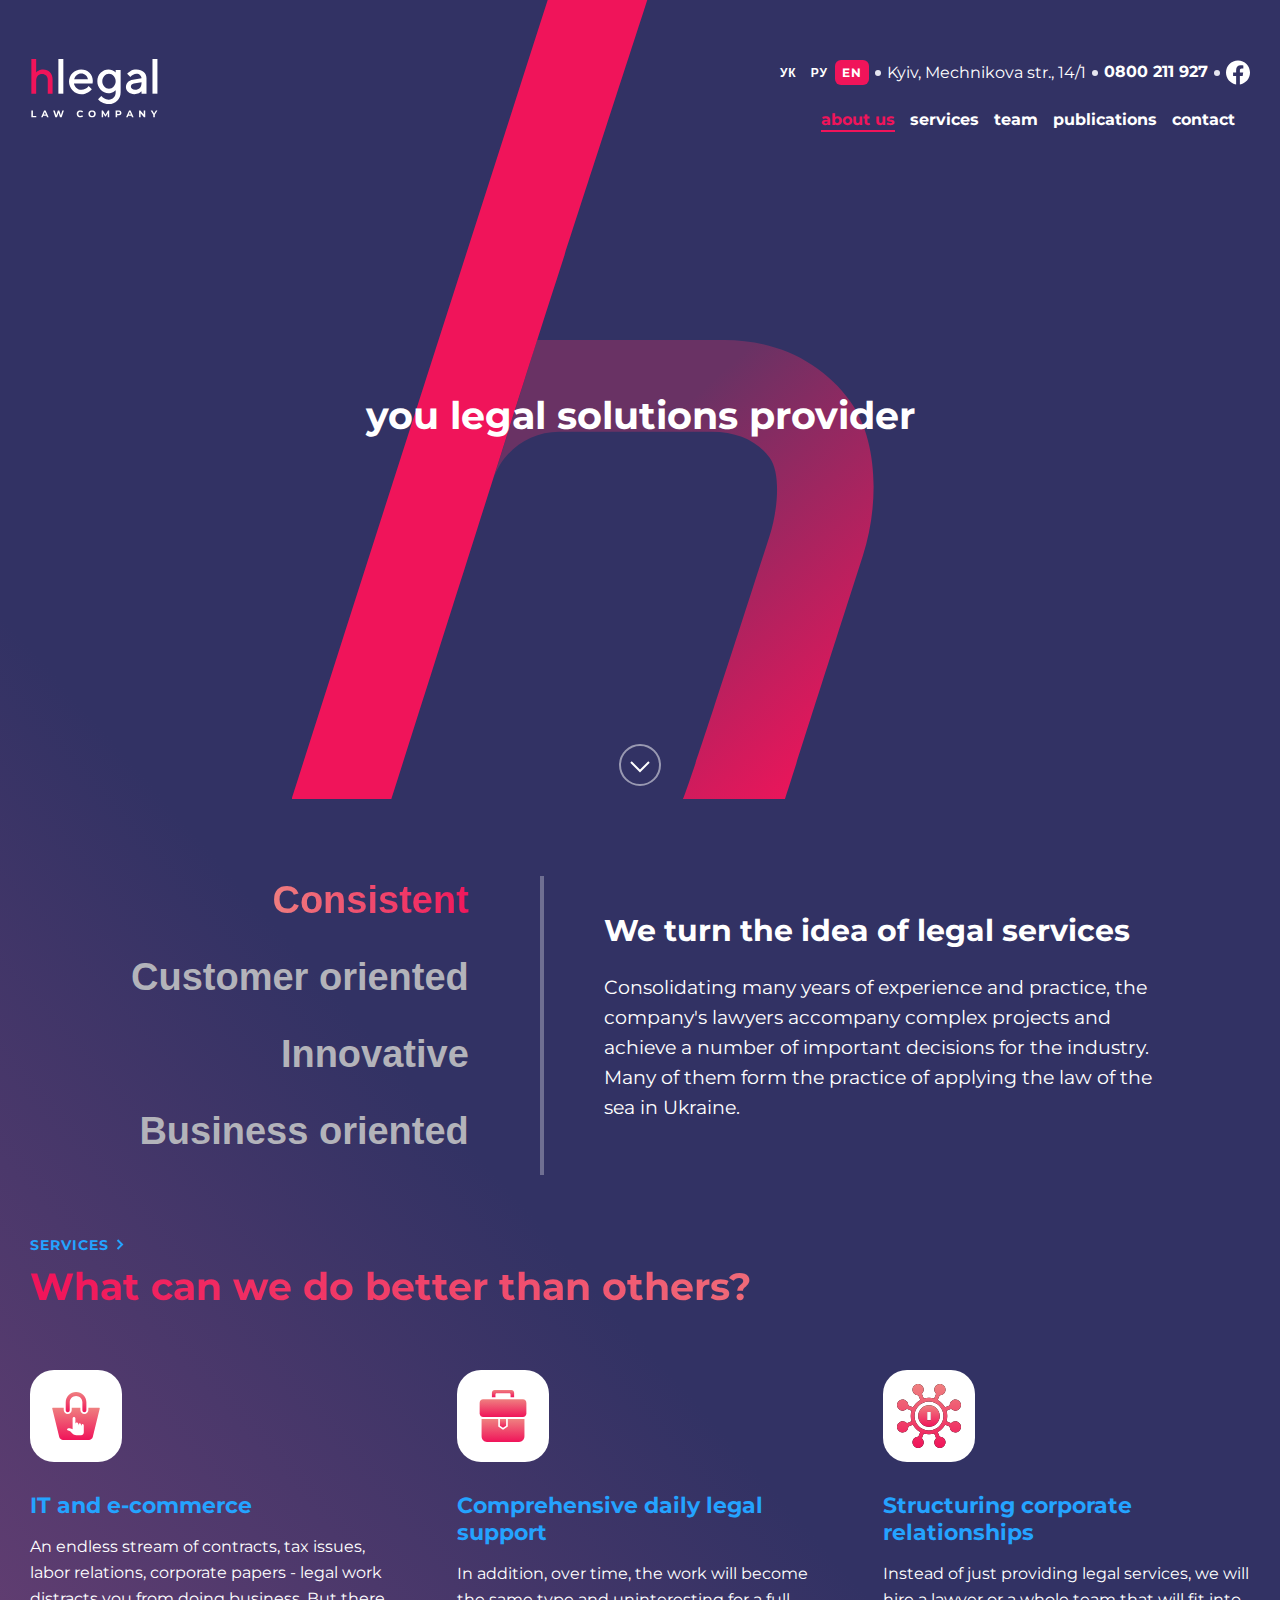
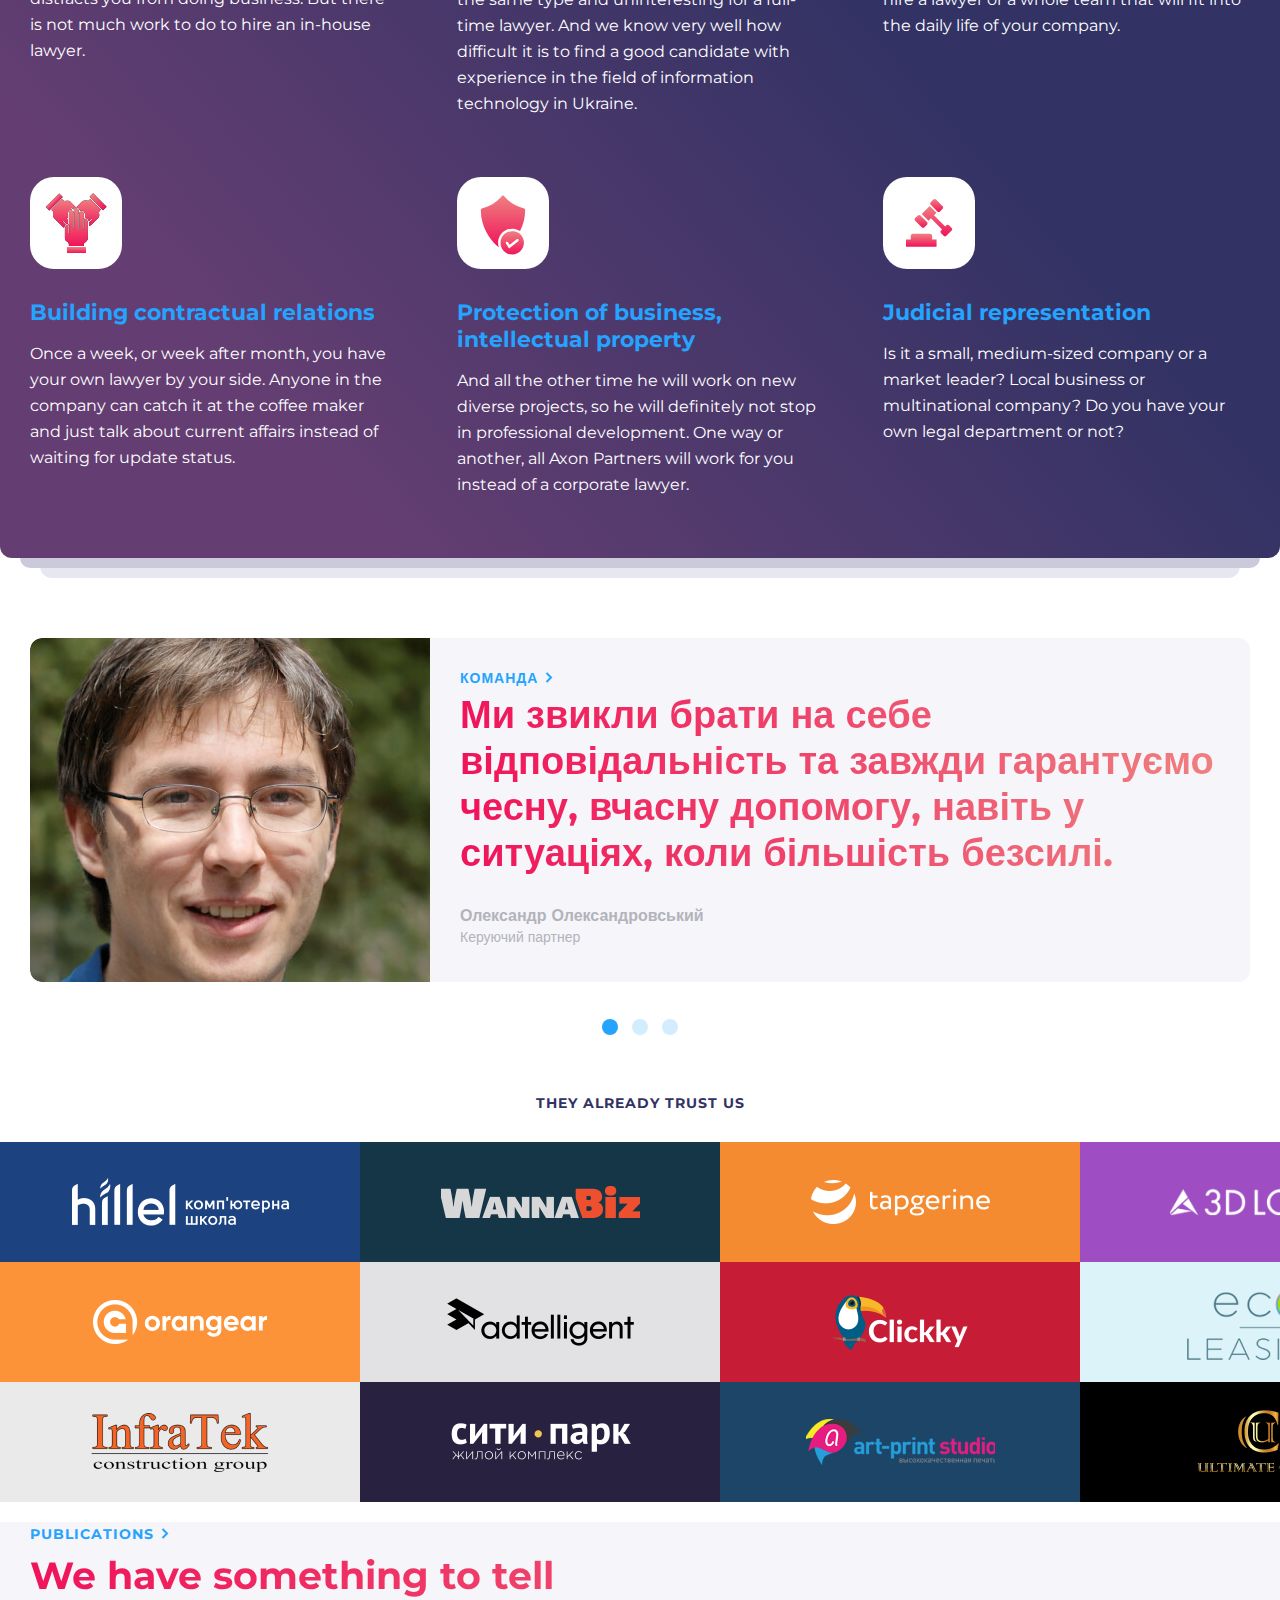
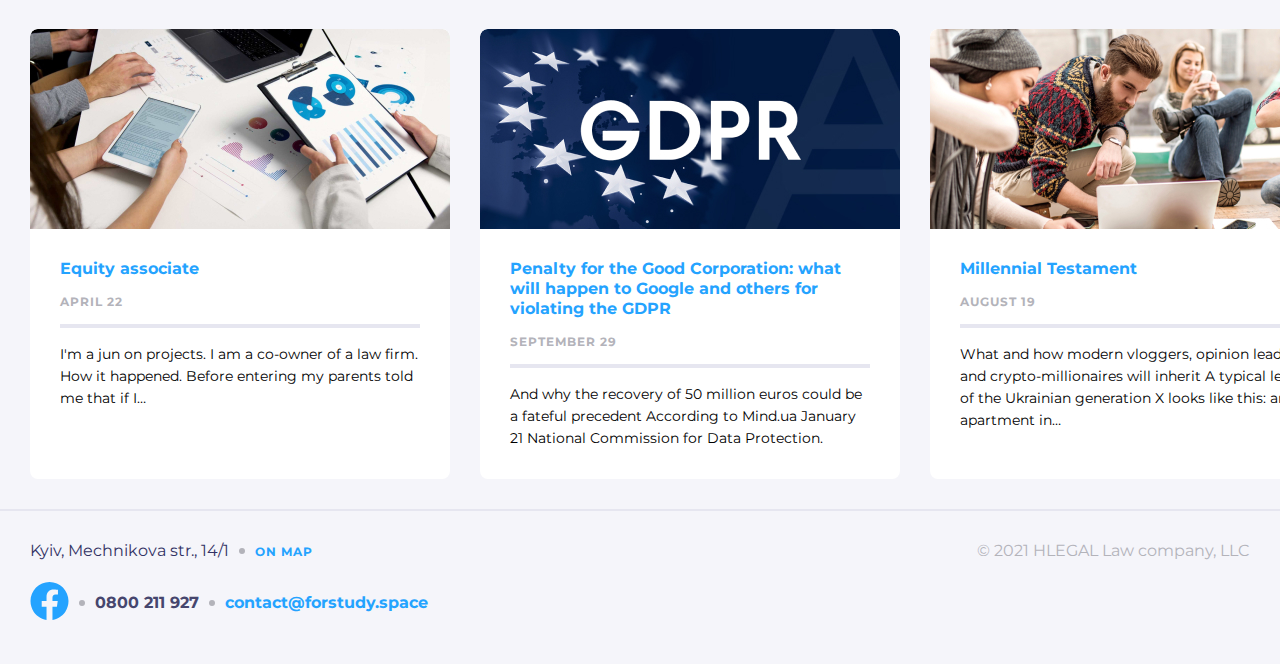
<file: app/index.html>
<!DOCTYPE html>
<html lang="en">

<head>
    <meta charset="UTF-8">
    <meta http-equiv="X-UA-Compatible" content="IE=edge">
    <meta name="viewport" content="width=device-width, initial-scale=1.0">
    <link rel="preload" href="fonts/montserrat-v25-latin-regular.woff2" as="font" type="font/woff" crossorigin="anonymous">
    <link rel="preload" href="fonts/montserrat-v25-latin-700.woff2" as="font" type="font/woff" crossorigin="anonymous">
    <link rel="stylesheet" href="css/style.css">
    <title>Document</title>
</head>

<body class="body">
    <div class="bg">
        <div class="container">

            <header class="header">
                <div class="header__overlay"></div>
                <div class="header__top-line">
                    <ul class="lang lang--white">
                        <li><a href="#">Ук</a></li>
                        <li><a href="#">Ру</a></li>
                        <li><a class="active" href="#">En</a></li>
                    </ul>
                    <div class="adress adress--white">Kyiv, Mechnikova str., 14/1</div>
                    <a class="tell tell--white" href="tel:">0800 211 927</a>
                    <a class="fb" href="#" aria-label="link to facebook">
                        <svg width="24" height="25" viewBox="0 0 24 25" fill="none" xmlns="http://www.w3.org/2000/svg">
                            <g clip-path="url(#clip0_32277_1540)">
                                <path
                                    d="M24 12.5733C24 5.90541 18.6274 0.5 12 0.5C5.37258 0.5 0 5.90541 0 12.5733C0 18.5995 4.38823 23.5943 10.125 24.5V16.0633H7.07813V12.5733H10.125V9.91343C10.125 6.88755 11.9165 5.21615 14.6576 5.21615C15.9705 5.21615 17.3438 5.45195 17.3438 5.45195V8.42313H15.8306C14.3399 8.42313 13.875 9.35379 13.875 10.3086V12.5733H17.2031L16.6711 16.0633H13.875V24.5C19.6118 23.5943 24 18.5995 24 12.5733Z"
                                    fill="white" />
                            </g>
                        </svg>
                    </a>
                </div>
                <div class="header__logo-box">
                    <a class="logo" href="#">
                        <img class="img-responsive" src="img/logomain.svg" alt="hlegal-logo">
                    </a>

                </div>
                <nav class="menu">
                    <div class="menu-btn" aria-label="open,close menu">
                        <span class="menu-btn-line menu-btn-line--white"></span>
                        <span class="menu-btn-line menu-btn-line--white"></span>
                        <span class="menu-btn-line menu-btn-line--white"></span>
                    </div>
                    <ul class="menu__list">
                        <li><a class="menu__link active" href="about.html">about us</a></li>
                        <li><a class="menu__link menu__link--white" href="#">services</a></li>
                        <li><a class="menu__link menu__link--white" href="#">team</a></li>
                        <li><a class="menu__link menu__link--white" href="#">publications</a></li>
                        <li><a class="menu__link menu__link--white" href="#">contact</a></li>
                    </ul>
                </nav>

            </header>

            <section class="provider">
                <h1 class="provider__title">you legal solutions provider</h1>
                <a class="provider__link" href="#" aria-label="scroll down">
                    <svg width="42" height="42" viewBox="0 0 42 42" fill="none" xmlns="http://www.w3.org/2000/svg">
                        <circle opacity="0.5" cx="21" cy="21" r="20" stroke="white" stroke-width="2" />
                        <path d="M12 18L21 27L30 18" stroke="white" stroke-width="2" />
                    </svg>
                </a>
            </section>

            <section class="tabs">
                <div class="tabs-box">
                    <div class="tabs-switcher">
                        <button class="tabs-switcher__button tabs-switcher__button--down active"
                            type="button">Consistent</button>
                        <button class="tabs-switcher__button tabs-switcher__button--down" type="button">Customer
                            oriented</button>
                        <button class="tabs-switcher__button tabs-switcher__button--down"
                            type="button">Innovative</button>
                        <button class="tabs-switcher__button" type="button">Business oriented</button>
                    </div>

                    <div class="tabs-content active">
                        <h3 class="tabs-content__title">We turn the idea of legal services</h3>
                        <p class="tabs-content__text">Consolidating many years of experience and practice, the company's
                            lawyers accompany complex projects and achieve a number of important decisions for the
                            industry. Many of them form the practice of applying the law of the sea in Ukraine.</p>
                    </div>
                    <div class="tabs-content">
                        <h3 class="tabs-content__title">We turn the idea of legal services</h3>
                        <p class="tabs-content__text">Consolidating many years of experience and practice, the company's
                            lawyers accompany complex projects and achieve a number of important decisions for the
                            industry. Many of them form the practice of applying the law of the sea in Ukraine.</p>
                    </div>
                    <div class="tabs-content">
                        <h3 class="tabs-content__title">We turn the idea of legal services</h3>
                        <p class="tabs-content__text">Consolidating many years of experience and practice, the company's
                            lawyers accompany complex projects and achieve a number of important decisions for the
                            industry. Many of them form the practice of applying the law of the sea in Ukraine.</p>
                    </div>
                    <div class="tabs-content">
                        <h3 class="tabs-content__title">We turn the idea of legal services</h3>
                        <p class="tabs-content__text">Consolidating many years of experience and practice, the company's
                            lawyers accompany complex projects and achieve a number of important decisions for the
                            industry. Many of them form the practice of applying the law of the sea in Ukraine.</p>
                    </div>
                </div>
            </section>

            <section class="advantage">
                <a class="advantage__link" href="#">Services
                    <svg width="12" height="12" viewBox="0 0 12 12" fill="none" xmlns="http://www.w3.org/2000/svg">
                        <path d="M3.5 2L8 6.5L3.5 11" stroke="#24A3FF" stroke-width="2" />
                    </svg>
                </a>
                <h2 class="advantage__title">What can we do better than others?</h2>

                <div class="advantage-box">
                    <div class="advantage-box__item">
                        <div class="advantage-box__pic"></div>
                        <a class="advantage-box__link" href="#">IT and e-commerce</a>
                        <p class="advantage-box__text">An endless stream of contracts, tax issues, labor relations,
                            corporate papers - legal work distracts you from doing business. But there is not much work
                            to do to hire an in-house lawyer.</p>
                    </div>
                    <div class="advantage-box__item">
                        <div class="advantage-box__pic advantage-box__pic--support"></div>
                        <a class="advantage-box__link" href="#">Comprehensive daily legal support</a>
                        <p class="advantage-box__text">In addition, over time, the work will become the same type and
                            uninteresting for a full-time lawyer. And we know very well how difficult it is to find a
                            good candidate with experience in the field of information technology in Ukraine.</p>
                    </div>
                    <div class="advantage-box__item">
                        <div class="advantage-box__pic advantage-box__pic--corporate"></div>
                        <a class="advantage-box__link" href="#">Structuring corporate relationships</a>
                        <p class="advantage-box__text">Instead of just providing legal services, we will hire a lawyer
                            or a whole team that will fit into the daily life of your company.</p>
                    </div>
                    <div class="advantage-box__item">
                        <div class="advantage-box__pic advantage-box__pic--trust"></div>
                        <a class="advantage-box__link" href="#">Building contractual relations</a>
                        <p class="advantage-box__text">Once a week, or week after month, you have your own lawyer by
                            your side. Anyone in the company can catch it at the coffee maker and just talk about
                            current affairs instead of waiting for update status.</p>
                    </div>
                    <div class="advantage-box__item">
                        <div class="advantage-box__pic advantage-box__pic--protection"></div>
                        <a class="advantage-box__link" href="#">Protection of business, intellectual property</a>
                        <p class="advantage-box__text">And all the other time he will work on new diverse projects, so
                            he will definitely not stop in professional development. One way or another, all Axon
                            Partners will work for you instead of a corporate lawyer.</p>
                    </div>
                    <div class="advantage-box__item">
                        <div class="advantage-box__pic advantage-box__pic--court"></div>
                        <a class="advantage-box__link" href="#">Judicial representation</a>
                        <p class="advantage-box__text">Is it a small, medium-sized company or a market leader? Local
                            business or multinational company? Do you have your own legal department or not?</p>
                    </div>

                </div>

            </section>
        </div>
    </div>

    <main>

        <section class="slider-box">
            <div class="container">
                <h2 class="visually-hidden">команда</h2>
                <article class="slider active">
                    <div class="slider__pic"></div>
                    <div class="slider-content">
                        <a class="slider-content__link" href="">команда
                            <svg width="12" height="12" viewBox="0 0 12 12" fill="none"
                                xmlns="http://www.w3.org/2000/svg">
                                <path d="M3.5 2L8 6.5L3.5 11" stroke="#24A3FF" stroke-width="2" />
                            </svg>
                        </a>
                        <p class="slider-content__text">Ми звикли брати на себе відповідальність та завжди гарантуємо
                            чесну, вчасну допомогу, навіть у ситуаціях, коли більшість безсилі.</p>
                        <p class="slider-content__name">Олександр Олександровський</p>
                        <p class="slider-content__position">Керуючий партнер</p>
                    </div>
                </article>
                <article class="slider-2">
                    <div class="slider-2__pic"></div>
                    <div class="slider-2-content">
                        <a class="slider-2-content__link" href="#">команда</a>
                        <p class="slider-2-content__text">Ми звикли брати на себе відповідальність та завжди гарантуємо
                            чесну, вчасну допомогу, навіть у ситуаціях, коли більшість безсилі.</p>
                        <p class="slider-2-content__name">Олександр Олександровський</p>
                        <p class="slider-2-content__position">Керуючий партнер</p>
                    </div>
                </article>
                <article class="slider-3">
                    <div class="slider-3__pic"></div>
                    <div class="slider-3-content">
                        <a class="slider-3-content__link" href="#">команда</a>
                        <p class="slider-3-content__text">Ми звикли брати на себе відповідальність та завжди гарантуємо
                            чесну, вчасну допомогу, навіть у ситуаціях, коли більшість безсилі.</p>
                        <p class="slider-3-content__name">Олександр Олександровський</p>
                        <p class="slider-3-content__position">Керуючий партнер</p>
                    </div>
                </article>
                <ul class="dots">
                    <li class="active"><button type="button">1</button></li>
                    <li><button type="button">2</button></li>
                    <li><button type="button">3</button></li>

                </ul>
            </div>
        </section>

        <section class="partners">
            <div class="container container--lg">
                <h2 class="partners__title">They already trust us</h2>
                <div class="partners__box">
                    <div class="partners__item partners__item--hillel"></div>
                    <div class="partners__item partners__item--wannabiz"></div>
                    <div class="partners__item partners__item--tapgerine"></div>
                    <div class="partners__item partners__item--sdlook"></div>
                    <div class="partners__item partners__item--orangear"></div>
                    <div class="partners__item partners__item--adtellige"></div>
                    <div class="partners__item partners__item--clickky"></div>
                    <div class="partners__item partners__item--ecoleasing"></div>
                    <div class="partners__item partners__item--infratek"></div>
                    <div class="partners__item partners__item--sitypark"></div>
                    <div class="partners__item partners__item--artprints"></div>
                    <div class="partners__item partners__item--ultimate"></div>
                </div>
            </div>
        </section>

        <div class="bg-publications">
            <section class="publications">
                <div class="container">
                    <a class="publications-link" href="#">Publications
                        <svg width="12" height="12" viewBox="0 0 12 12" fill="none" xmlns="http://www.w3.org/2000/svg">
                            <path d="M3.5 2L8 6.5L3.5 11" stroke="#24A3FF" stroke-width="2" />
                        </svg>
                    </a>
                    <h2 class="publications-title">We have something to tell</h2>

                    <div class="publications-box">

                        <article class="publications-box__item">
                            
                                <div class="publications-box__pic1"></div>
                                <div class="publications-box-content">
                                <a class="publications-box-content__link" href="#">Equity associate</a>
                                <p class="publications-box-content__period">April 22</p>
                                <p class="publications-box-content__text">I'm a jun on projects. I am a co-owner of a
                                    law firm. How it happened. Before entering my parents told me that if I…</p>
                            </div>
                        </article>

                        <article class="publications-box__item">
        
                            <div class="publications-box__pic2"></div>
                            <div class="publications-box-content">
                                <a class="publications-box-content__link" href="#">Penalty for the Good Corporation:
                                    what
                                    will happen to Google and others for violating the GDPR</a>
                                <p class="publications-box-content__period">September 29</p>
                                <p class="publications-box-content__text">And why the recovery of 50 million euros could
                                    be a fateful precedent According to Mind.ua January 21 National Commission for Data
                                    Protection.</p>
                            </div>
                        </article>

                        <article class="publications-box__item publications-box__item--03">
                            
                            <div class="publications-box__pic3"></div>
                            <div class="publications-box-content">
                                <a class="publications-box-content__link" href="#">Millennial Testament</a>
                                <p class="publications-box-content__period">August 19</p>
                                <p class="publications-box-content__text">What and how modern vloggers, opinion leaders
                                    and crypto-millionaires will inherit A typical legacy of the Ukrainian generation X
                                    looks like this: an apartment in…</p>
                            </div>
                        </article>
                    </div>
                </div>
            </section>
        </div>
    </main>

    <div class="bg-footer">
        <footer class="footer container">

            <div class="footer-box">
                <div class="footer-info">
                    <p class="footer-info__adress">Kyiv, Mechnikova str., 14/1</p>
                    <a class="footer-info__map" href="#">On map</a>
                </div>
                <p class="footer-info-company">© 2021 HLEGAL Law company, LLC</p>

                <div class="footer-info-contact">
                    <a class="footer-info-contact__fb" href="#" aria-label="link to facebook">
                        <svg width="39" height="38" viewBox="0 0 39 38" fill="none" xmlns="http://www.w3.org/2000/svg">
                            <g clip-path="url(#clip0_32358_322)">
                                <path
                                    d="M38.5 19.1161C38.5 8.55857 29.9934 0 19.5 0C9.00658 0 0.5 8.55857 0.5 19.1161C0.5 28.6575 7.44803 36.5659 16.5312 38V24.6419H11.707V19.1161H16.5312V14.9046C16.5312 10.1136 19.3678 7.46723 23.7078 7.46723C25.7866 7.46723 27.9609 7.84059 27.9609 7.84059V12.545H25.5651C23.2048 12.545 22.4688 14.0185 22.4688 15.5302V19.1161H27.7383L26.8959 24.6419H22.4688V38C31.552 36.5659 38.5 28.6575 38.5 19.1161Z"
                                    fill="#24A3FF" />
                            </g>
                        </svg>
                    </a>
                    <a class="footer-info-contact__tell" href="tel:">0800 211 927</a>
                    <a class="footer-info-contact__email"
                        href="mailto:contact@forstudy.space">contact@forstudy.space</a>
                </div>
            </div>
        </footer>
    </div>

    <script src="js/all.js"></script>
</body>

</html>
</file>
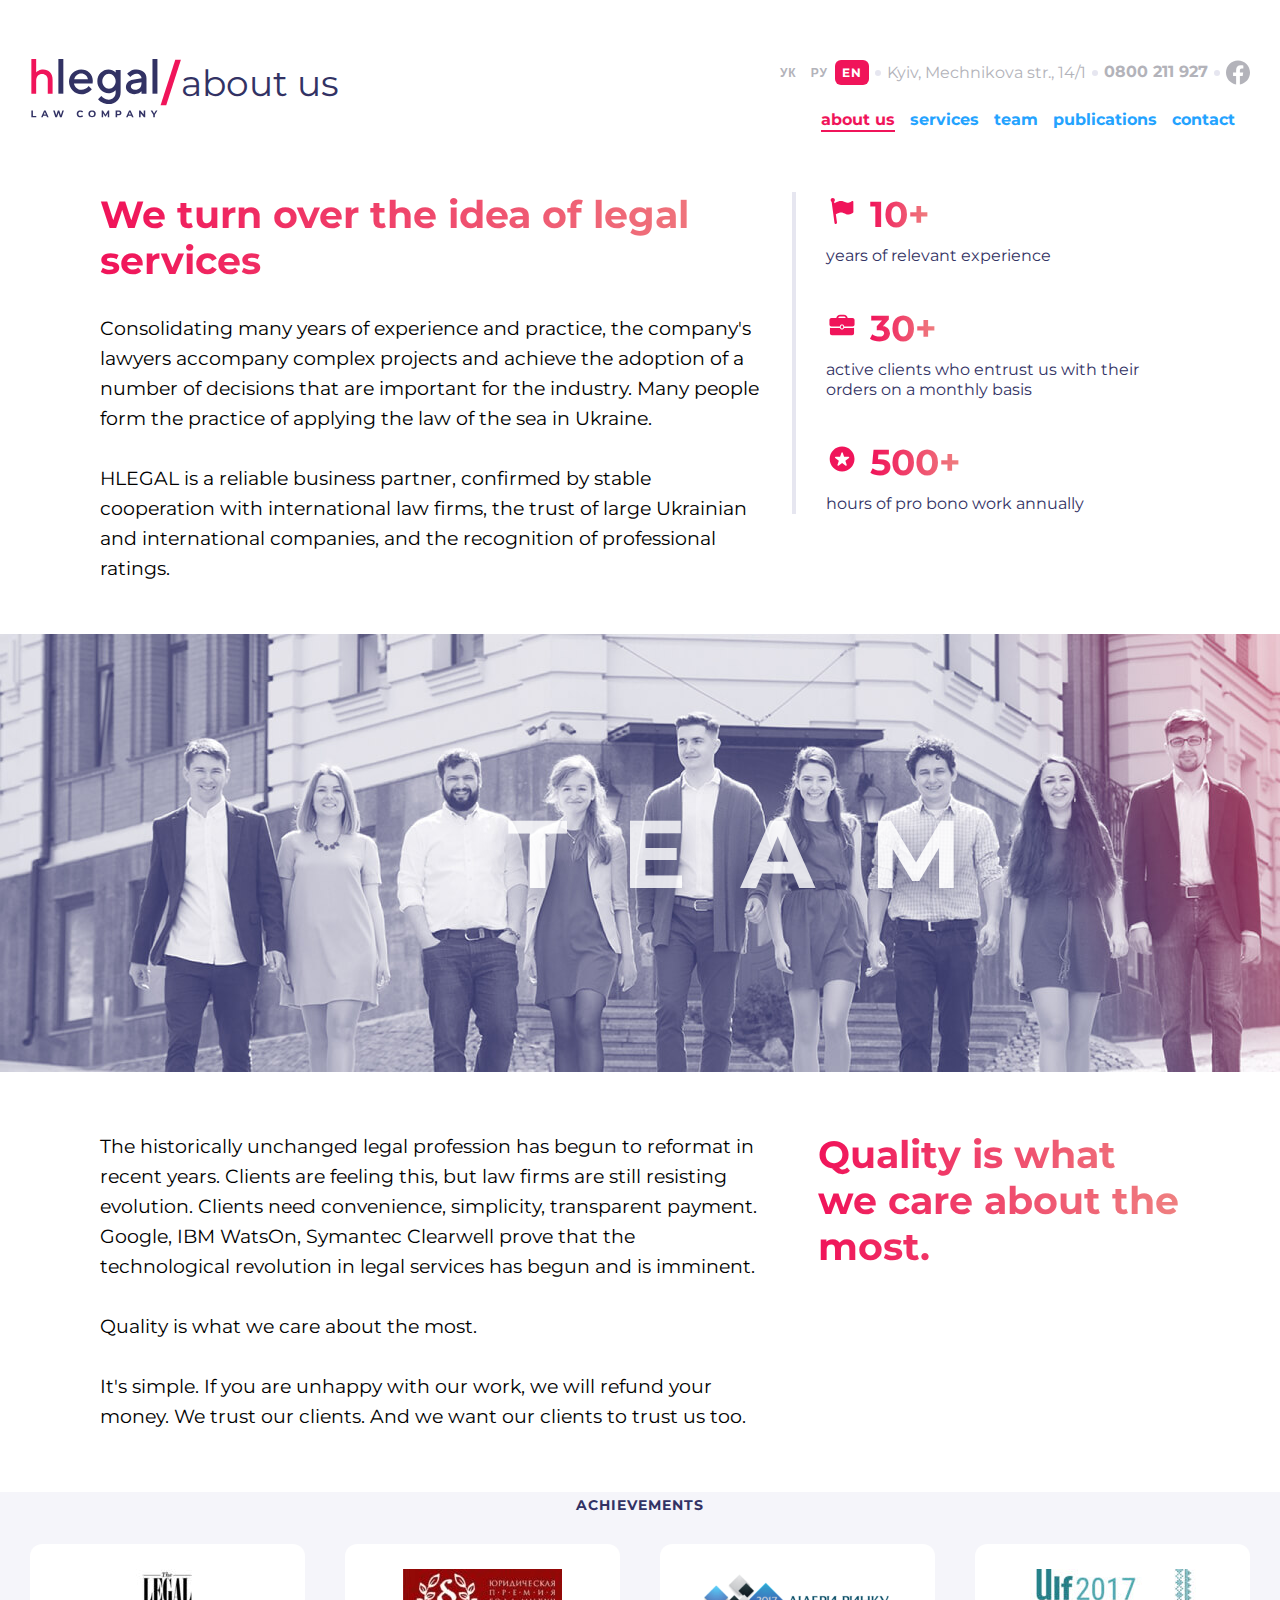
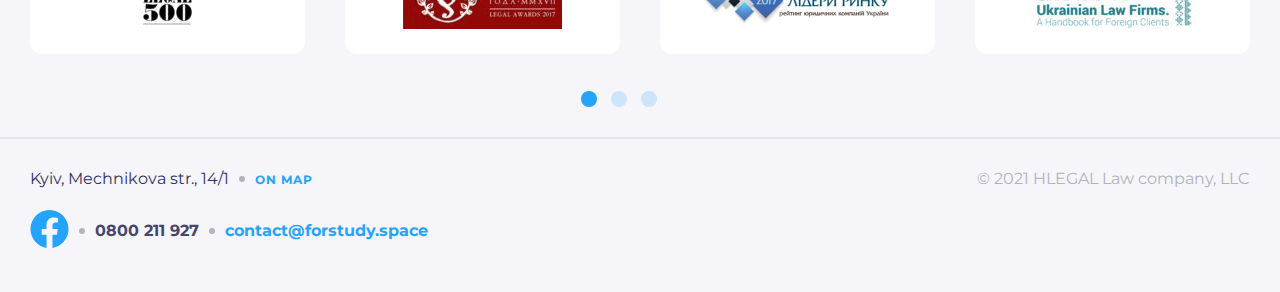
<file: app/about.html>
<!DOCTYPE html>
<html lang="en">

<head>
    <meta charset="UTF-8">
    <meta http-equiv="X-UA-Compatible" content="IE=edge">
    <meta name="viewport" content="width=device-width, initial-scale=1.0">
    <link rel="preload" href="fonts/montserrat-v25-latin-regular.woff2" as="font" type="font/woff" crossorigin="anonymous">
    <link rel="preload" href="fonts/montserrat-v25-latin-700.woff2" as="font" type="font/woff" crossorigin="anonymous">
    <link rel="stylesheet" href="css/style.css">
    <title>Document</title>
</head>

<body class="body">
    <div class="container">
        <header class="header">
            <div class="header__overlay"></div>
            <div class="header__top-line header__top-line--grey">
                <ul class="lang">
                    <li><a href="#">Ук</a></li>
                    <li><a href="#">Ру</a></li>
                    <li><a class="active" href="#">En</a></li>
                </ul>
                <div class="adress">Kyiv, Mechnikova str., 14/1</div>
                <a class="tell" href="tel:">0800 211 927</a>
                <a class="fb" href="#" aria-label="link to facebook">
                    <svg width="24" height="25" viewBox="0 0 24 25" fill="none" xmlns="http://www.w3.org/2000/svg">
                        <g clip-path="url(#clip0_22721_7601)">
                            <path
                                d="M24 12.5733C24 5.90541 18.6274 0.5 12 0.5C5.37258 0.5 0 5.90541 0 12.5733C0 18.5995 4.38823 23.5943 10.125 24.5V16.0633H7.07813V12.5733H10.125V9.91343C10.125 6.88755 11.9165 5.21615 14.6576 5.21615C15.9705 5.21615 17.3438 5.45195 17.3438 5.45195V8.42313H15.8306C14.3399 8.42313 13.875 9.35379 13.875 10.3086V12.5733H17.2031L16.6711 16.0633H13.875V24.5C19.6118 23.5943 24 18.5995 24 12.5733Z"
                                fill="#B3B3BA" />
                        </g>
                    </svg>
                </a>
            </div>
            <div class="header__logo-box">
                <a class="logo" href="#">
                    <img class="img-responsive" src="img/logo.svg" alt="hlegal-logo">
                </a>
                <div class="breadcrumbs">about us</div>
            </div>
            <nav class="menu">
                <div class="menu-btn" aria-label="open,close menu">
                    <span class="menu-btn-line"></span>
                    <span class="menu-btn-line"></span>
                    <span class="menu-btn-line"></span>
                </div>
                <ul class="menu__list">
                    <li><a class="menu__link active" href="#">about us</a></li>
                    <li><a class="menu__link" href="#">services</a></li>
                    <li><a class="menu__link" href="#">team</a></li>
                    <li><a class="menu__link" href="#">publications</a></li>
                    <li><a class="menu__link" href="#">contact</a></li>
                </ul>
            </nav>
        </header>
    </div>
    <main>
        <section class="lawyers">
            <div class="container">
                <article class="lawyers-box">
                    <div class="lawyers-item">
                        <h1 class="lawyers-item__title">We turn over the idea of legal services</h1>
                        <p class="lawyers-item__text">Consolidating many years of experience and practice, the company's
                            lawyers accompany complex projects and achieve the adoption of a number of decisions that
                            are important for the industry. Many people form the practice of applying the law of the sea
                            in Ukraine.
                            <br><br>HLEGAL is a reliable business partner, confirmed by stable cooperation with
                            international law firms, the trust of large Ukrainian and international companies, and the
                            recognition of professional ratings.
                        </p>
                    </div>

                    <div class="lawyers-unit">
                        <div class="lawyers-point">
                            <span class="lawyers-point__flag"></span>
                            <span class="lawyers-point__sign">10+</span>
                            <p class="lawyers-point__text">years of relevant experience</p>
                            <span class="lawyers-point__bag"></span>
                            <span class="lawyers-point__sign">30+</span>
                            <p class="lawyers-point__text">active clients who entrust us with their orders on a monthly
                                basis</p>
                            <span class="lawyers-point__star"></span>
                            <span class="lawyers-point__sign">500+</span>
                            <p class="lawyers-point__text last">hours of pro bono work annually</p>
                        </div>
                    </div>
                </article>
            </div>
        </section>

        <div class="container container--lg">
            <div class="team-img">
                <p class="team-text">Team</p>
            </div>
        </div>

        <section class="quality">
            <div class="container">
                <div class="quality-content">
                    <p class="quality-content__text">The historically unchanged legal profession has begun to reformat
                        in recent years. Clients are feeling this, but law firms are still resisting evolution. Clients
                        need convenience, simplicity, transparent payment. Google, IBM WatsOn, Symantec Clearwell prove
                        that the technological revolution in legal services has begun and is imminent.
                        <br><br>Quality is what we care about the most.
                        <br><br>It's simple. If you are unhappy with our work, we will refund your money. We trust our
                        clients. And we want our clients to trust us too.
                    </p>

                    <h2 class="quality-content__title">Quality is what we care about the most.</h2>
                </div>
            </div>
        </section>

        <div class="bg-achievements">
            <section class="achievements container">
                <h2 class="achievements-title">achievements</h2>
                <div class="achievements-slider">
                    <div class="achievements-slider__legal"></div>
                    <div class="achievements-slider__premium"></div>
                    <div class="achievements-slider__leader"></div>
                    <div class="achievements-slider__ulf"></div>
                </div>

                <ul class="dots">
                    <li class="active"><button type="button">1</button></li>
                    <li><button type="button">2</button></li>
                    <li><button type="button">3</button></li>
                    <li class="hidden"><button type="button">4</button></li>
                    <li class="hidden"><button type="button">5</button></li>
                    <li class="hidden"><button type="button">6</button></li>
                </ul>

            </section>
        </div>
    </main>

    <div class="bg-footer">
        <footer class="footer">
            <div class="container">
                <div class="footer-box">
                    <div class="footer-info">
                        <p class="footer-info__adress">Kyiv, Mechnikova str., 14/1</p>
                        <a class="footer-info__map" href="#">On map</a>
                    </div>
                    <p class="footer-info-company">© 2021 HLEGAL Law company, LLC</p>

                    <div class="footer-info-contact">
                        <a class="footer-info-contact__fb" href="#" aria-label="link to facebook">
                            <svg width="39" height="38" viewBox="0 0 39 38" fill="none"
                                xmlns="http://www.w3.org/2000/svg">
                                <g clip-path="url(#clip0_32358_322)">
                                    <path
                                        d="M38.5 19.1161C38.5 8.55857 29.9934 0 19.5 0C9.00658 0 0.5 8.55857 0.5 19.1161C0.5 28.6575 7.44803 36.5659 16.5312 38V24.6419H11.707V19.1161H16.5312V14.9046C16.5312 10.1136 19.3678 7.46723 23.7078 7.46723C25.7866 7.46723 27.9609 7.84059 27.9609 7.84059V12.545H25.5651C23.2048 12.545 22.4688 14.0185 22.4688 15.5302V19.1161H27.7383L26.8959 24.6419H22.4688V38C31.552 36.5659 38.5 28.6575 38.5 19.1161Z"
                                        fill="#24A3FF" />
                                </g>
                            </svg>
                        </a>
                        <a class="footer-info-contact__tell" href="tel:">0800 211 927</a>
                        <a class="footer-info-contact__email"
                            href="mailto:contact@forstudy.space">contact@forstudy.space</a>
                    </div>
                </div>
            </div>
        </footer>
    </div>

    <script src="js/all.js"></script>
</body>

</html>
</file>
<file: app/css/style.css>
@font-face {
  font-family: 'Montserrat';
  src: url("../fonts/montserrat-v25-latin-regular.woff2") format("woff2"), url("../fonts/montserrat-v25-latin-regular.woff") format("woff");
  font-style: normal;
  font-weight: 400;
}

@font-face {
  font-family: 'Montserrat';
  src: url("../fonts/montserrat-v25-latin-700.woff2") format("woff2"), url("../fonts/montserrat-v25-latin-700.woff") format("woff");
  font-style: normal;
  font-weight: 700;
}

* {
  -webkit-box-sizing: border-box;
          box-sizing: border-box;
  margin: 0;
}

.body {
  font-family: 'Montserrat', 'Arial', sans-serif;
  font-weight: 400;
  font-style: normal;
  min-width: 375px;
}

.container {
  max-width: 1380px;
  min-width: 375px;
  margin: 0 auto;
  padding: 0 30px;
}

.img-responsive {
  max-width: 100%;
  height: auto;
}

.visually-hidden {
  position: absolute;
  width: 1px;
  height: 1px;
  margin: -1px;
  border: 0;
  padding: 0;
  clip: rect(0 0 0 0);
  overflow: hidden;
}

.stop-scroll {
  overflow: hidden;
  height: 100%;
}

.adress,
.fb {
  display: none;
}

.header {
  display: grid;
  grid-template-columns: 1fr -webkit-min-content;
  grid-template-columns: 1fr min-content;
  grid-template-rows: -webkit-min-content -webkit-min-content;
  grid-template-rows: min-content min-content;
}

.header__top-line {
  grid-column: 1 / -1;
  display: -webkit-box;
  display: -ms-flexbox;
  display: flex;
  -webkit-box-pack: justify;
      -ms-flex-pack: justify;
          justify-content: space-between;
  background-color: rgba(245, 245, 250, 0.2);
  margin: 0 -30px;
  padding: 0 15px;
}

.header__top-line--grey {
  background-color: #F5F5FA;
}

.header__logo-box {
  display: -webkit-box;
  display: -ms-flexbox;
  display: flex;
  -webkit-box-align: start;
      -ms-flex-align: start;
          align-items: flex-start;
  margin-left: -15px;
  padding-top: 15px;
}

.header__overlay {
  position: absolute;
  top: 0;
  left: 0;
  bottom: 0;
  right: 0;
  width: 100%;
  height: 100%;
  background-color: .header__overlay overlay;
  opacity: 0;
  visibility: hidden;
  cursor: pointer;
  -webkit-transition: opacity .3s ease-in-out, visibility .3s ease-in-out;
  transition: opacity .3s ease-in-out, visibility .3s ease-in-out;
}

.header__overlay.show {
  opacity: 1;
  visibility: visible;
}

.lang {
  display: -webkit-box;
  display: -ms-flexbox;
  display: flex;
  padding-left: 0;
  list-style: none;
  padding-top: 10px;
  padding-bottom: 10px;
}

.lang a {
  font-weight: 700;
  font-size: 12px;
  line-height: 15px;
  letter-spacing: 1px;
  color: #B3B3BA;
  text-transform: uppercase;
  text-decoration: none;
  padding: 5px 7px;
  border-radius: 6px;
  display: block;
}

.lang a:hover {
  background-color: #F5F5FA;
}

.lang a.active {
  background-color: #F0145A;
  color: #FFFFFF;
}

.lang a:focus {
  outline: 3px solid #F0145A;
}

.lang--white a {
  color: #FFFFFF;
}

.lang--white a:hover {
  background-color: rgba(255, 255, 255, 0.2);
}

.tell {
  text-decoration: none;
  font-weight: 700;
  font-size: 16px;
  line-height: 20px;
  text-align: right;
  color: #B3B3BA;
  padding-top: 12px;
  padding-bottom: 12px;
}

.tell--white {
  color: #FFFFFF;
}

.tell:focus {
  outline: 3px solid #F0145A;
}

.breadcrumbs {
  display: -webkit-inline-box;
  display: -ms-inline-flexbox;
  display: inline-flex;
  -webkit-box-align: center;
      -ms-flex-align: center;
          align-items: center;
  font-weight: 400;
  font-size: 20px;
  line-height: 24px;
  color: #323264;
}

.breadcrumbs::before {
  content: '';
  background-image: url("../img/slash.svg");
  width: 12px;
  height: 26px;
}

.menu-btn {
  width: 20px;
  height: 18px;
  cursor: pointer;
  position: relative;
  margin-right: -15px;
}

.menu-btn-line {
  display: block;
  width: 100%;
  height: 3px;
  background-color: #323264;
  position: absolute;
  -webkit-transition: -webkit-transform .3s ease-in-out;
  transition: -webkit-transform .3s ease-in-out;
  transition: transform .3s ease-in-out;
  transition: transform .3s ease-in-out, -webkit-transform .3s ease-in-out;
}

.menu-btn-line--white {
  background-color: #FFFFFF;
}

.menu-btn-line:nth-child(1) {
  top: 0;
}

.menu-btn-line:nth-child(2) {
  top: 50%;
  -webkit-transform: translateY(-50%);
          transform: translateY(-50%);
}

.menu-btn-line:nth-child(3) {
  bottom: 0;
}

.menu-btn.show .menu-btn-line:nth-child(1) {
  -webkit-transform: rotate(45deg);
          transform: rotate(45deg);
  -webkit-transform-origin: bottom left;
          transform-origin: bottom left;
}

.menu-btn.show .menu-btn-line:nth-child(2) {
  -webkit-transform: scale(0);
          transform: scale(0);
}

.menu-btn.show .menu-btn-line:nth-child(3) {
  -webkit-transform: rotate(-45deg);
          transform: rotate(-45deg);
  -webkit-transform-origin: top left;
          transform-origin: top left;
}

.menu {
  position: relative;
  padding-top: 15px;
}

.menu__list {
  position: absolute;
  right: 0;
  top: 40px;
  width: 315px;
  background-color: #FFFFFF;
  border-radius: 10px;
  padding: 10px 0;
  list-style: none;
  text-align: center;
  overflow: auto;
  /*height: 100vh;*/
  display: block;
  -webkit-transform: translateX(-300%);
          transform: translateX(-300%);
  -webkit-transition: -webkit-transform .3s ease-in-out;
  transition: -webkit-transform .3s ease-in-out;
  transition: transform .3s ease-in-out;
  transition: transform .3s ease-in-out, -webkit-transform .3s ease-in-out;
}

.menu__list.show {
  -webkit-transform: translateX(0);
          transform: translateX(0);
}

.menu__link {
  font-weight: 700;
  font-size: 16px;
  line-height: 20px;
  text-align: right;
  color: #24A3FF;
  text-decoration: none;
  margin-left: 0;
  display: block;
  text-align: center;
  padding: 15px 25px;
  background-color: #F5F5FA;
  height: 43px;
  border-radius: 12px;
  margin-bottom: 15px;
}

.menu__link:active {
  background-color: #E6E6F0;
}

.menu__link:hover {
  color: #F0145A;
}

.menu__link:focus {
  outline: 3px solid #F0145A;
}

@media (min-width: 768px) {
  .header {
    grid-template-rows: repeat(3, -webkit-min-content);
    grid-template-rows: repeat(3, min-content);
    grid-template-columns: 1fr;
  }
  .header__top-line {
    -webkit-box-pack: start;
        -ms-flex-pack: start;
            justify-content: flex-start;
    padding-top: 50px;
    background-color: transparent;
    padding-left: 30px;
    padding-right: 30px;
  }
  .header__logo-box {
    margin-left: 0;
  }
  .adress {
    display: -webkit-inline-box;
    display: -ms-inline-flexbox;
    display: inline-flex;
    -webkit-box-align: center;
        -ms-flex-align: center;
            align-items: center;
    font-weight: 400;
    font-size: 16px;
    line-height: 20px;
    text-align: right;
    color: #B3B3BA;
  }
  .adress::after {
    content: '';
    width: 6px;
    height: 6px;
    background-color: #E6E6F0;
    border-radius: 50%;
    margin-right: 6px;
    margin-left: 6px;
  }
  .adress::before {
    content: '';
    width: 6px;
    height: 6px;
    background-color: #E6E6F0;
    border-radius: 50%;
    margin-left: 6px;
    margin-right: 6px;
  }
  .adress--white {
    color: #FFFFFF;
  }
  .tell {
    margin-right: 6px;
  }
  .fb {
    display: -webkit-inline-box;
    display: -ms-inline-flexbox;
    display: inline-flex;
    -webkit-box-align: center;
        -ms-flex-align: center;
            align-items: center;
  }
  .fb::before {
    content: '';
    width: 6px;
    height: 6px;
    background-color: #E6E6F0;
    border-radius: 50%;
    margin-right: 6px;
  }
  .fb:hover path {
    fill: #F0145A;
  }
  .fb:focus {
    outline: 3px solid #F0145A;
  }
  .menu {
    padding-top: 0;
  }
  .menu__list {
    position: static;
    display: -webkit-box;
    display: -ms-flexbox;
    display: flex;
    padding-left: 0;
    list-style: none;
    padding-top: 30px;
    right: 0;
    top: 0;
    width: auto;
    background-color: transparent;
    border-radius: 0;
    padding-bottom: 0;
    text-align: center;
    overflow: auto;
    height: auto;
    -webkit-transform: none;
            transform: none;
    -webkit-transition: none;
    transition: none;
  }
  .menu__link {
    font-weight: 700;
    font-size: 16px;
    line-height: 20px;
    text-align: right;
    color: #24A3FF;
    text-decoration: none;
    margin-right: 15px;
    margin-left: 0;
    display: block;
    text-align: center;
    padding: 0;
    background-color: transparent;
    height: auto;
    border-radius: 0;
    margin-bottom: 0;
  }
  .menu__link.active {
    color: #F0145A;
    border-bottom: 2px solid #F0145A;
  }
  .menu__link:hover {
    border-bottom: 2px solid #24A3FF;
    color: #24A3FF;
  }
  .menu__link--white {
    color: #FFFFFF;
  }
  .menu__link--white:hover {
    border-bottom: 2px solid #FFFFFF;
    color: #FFFFFF;
  }
  .menu-btn {
    display: none;
    margin-right: 0;
  }
  .logo img {
    width: 130px;
    height: 60px;
  }
  .breadcrumbs {
    font-size: 36px;
    line-height: 44px;
  }
  .breadcrumbs::before {
    width: 21px;
    height: 47px;
    background-size: 21px 47px;
  }
}

@media (min-width: 992px) {
  .header {
    grid-template-columns: 1fr auto;
    grid-template-rows: -webkit-min-content -webkit-min-content;
    grid-template-rows: min-content min-content;
    -webkit-box-align: center;
        -ms-flex-align: center;
            align-items: center;
  }
  .header__logo-box {
    padding-top: 50px;
    grid-row: 1 / -1;
    grid-column: 1 / 2;
  }
  .header__top-line {
    grid-column: 2 / 3;
    grid-row: 1 / 2;
  }
  .menu {
    justify-self: end;
  }
  .menu__list {
    padding-top: 15px;
  }
}

.bg {
  background: url("../img/symbol.svg") no-repeat center top, linear-gradient(228.57deg, #323264 11.93%, #323264 57.17%, #643E72 87.46%);
  border-radius: 0px 0px 12px 12px;
  background-size: 523px 600px, cover;
  position: relative;
}

.bg::after {
  content: '';
  height: 10px;
  background-color: #CACADB;
  position: absolute;
  bottom: -10px;
  left: 20px;
  right: 20px;
  border-radius: 0px 0px 12px 12px;
}

.bg::before {
  content: '';
  height: 20px;
  background-color: #E7E7F2;
  position: absolute;
  bottom: -20px;
  left: 40px;
  right: 40px;
  border-radius: 0px 0px 12px 12px;
}

@media (min-width: 768px) {
  .bg {
    background-size: 893px 1024px, cover;
  }
}

@media (min-width: 992px) {
  .bg {
    background-size: 670px 768px, cover;
  }
}

@media (min-width: 1200px) {
  .bg {
    background-size: 697px 799px, cover;
  }
}

.provider {
  margin-top: 135px;
}

.provider__title {
  text-align: center;
  font-weight: 700;
  font-size: 38px;
  line-height: 46px;
  color: #FFFFFF;
  margin-bottom: 159px;
}

.provider__link {
  display: -webkit-box;
  display: -ms-flexbox;
  display: flex;
  -webkit-box-pack: center;
      -ms-flex-pack: center;
          justify-content: center;
}

.provider__link:hover path {
  stroke: #F0145A;
}

.provider__link:hover circle {
  stroke: #F0145A;
}

.provider__link:focus {
  outline: 3px solid #F0145A;
}

@media (min-width: 768px) {
  .provider {
    margin-top: 269px;
  }
  .provider__title {
    margin-bottom: 417px;
  }
}

@media (min-width: 992px) {
  .provider {
    margin-top: 245px;
  }
  .provider__title {
    margin-bottom: 289px;
  }
}

@media (min-width: 1200px) {
  .provider {
    margin-top: 261px;
  }
  .provider__title {
    margin-bottom: 305px;
  }
}

.tabs {
  margin-top: 60px;
  margin-bottom: 30px;
}

.tabs-box {
  max-width: 1080px;
  margin: 0 auto;
}

.tabs-content {
  display: none;
}

.tabs-content.active {
  display: block;
}

.tabs-switcher {
  display: -webkit-box;
  display: -ms-flexbox;
  display: flex;
  overflow: auto;
  -ms-overflow-style: none;
  scrollbar-width: none;
  padding-bottom: 30px;
  border-bottom: 4px solid rgba(255, 255, 255, 0.3);
}

.tabs-switcher::-webkit-scrollbar {
  display: none;
}

.tabs-switcher button {
  white-space: nowrap;
}

.tabs-switcher__button {
  cursor: pointer;
  background-color: transparent;
  border: none;
  font-weight: 700;
  font-size: 30px;
  line-height: 37px;
  color: #B3B3BA;
  margin-right: 30px;
}

.tabs-switcher__button.active {
  background: linear-gradient(90.13deg, #EF8080 0.84%, #F0145A 99.96%);
  -webkit-background-clip: text;
  -webkit-text-fill-color: transparent;
  background-clip: text;
  text-fill-color: transparent;
}

.tabs-switcher__button:hover {
  background: linear-gradient(90.13deg, #EF8080 0.84%, #F0145A 99.96%);
  -webkit-background-clip: text;
  -webkit-text-fill-color: transparent;
  background-clip: text;
  text-fill-color: transparent;
}

.tabs-switcher__button:focus {
  outline: 3px solid #F0145A;
}

.tabs-content {
  margin-top: 30px;
}

.tabs-content__title {
  font-weight: 700;
  font-size: 20px;
  line-height: 24px;
  color: #FFFFFF;
  padding-bottom: 30px;
}

.tabs-content__text {
  font-weight: 400;
  font-size: 19px;
  line-height: 30px;
  color: #FFFFFF;
}

@media (min-width: 768px) {
  .tabs {
    margin-top: 90px;
    margin-bottom: 60px;
  }
  .tabs-switcher {
    padding-bottom: 60px;
  }
  .tabs-switcher__button {
    font-size: 38px;
    line-height: 46px;
  }
  .tabs-content {
    margin-top: 60px;
  }
  .tabs-content__title {
    font-size: 30px;
    padding-bottom: 45px;
  }
}

@media (min-width: 992px) {
  .tabs-box {
    display: grid;
    grid-template-columns: -webkit-min-content 1fr;
    grid-template-columns: min-content 1fr;
  }
  .tabs-switcher {
    display: -webkit-box;
    display: -ms-flexbox;
    display: flex;
    -webkit-box-orient: vertical;
    -webkit-box-direction: normal;
        -ms-flex-direction: column;
            flex-direction: column;
    border-right: 4px solid rgba(255, 255, 255, 0.3);
    border-bottom: none;
    padding-right: 35px;
    padding-left: 25px;
    margin-right: 60px;
    padding-bottom: 14px;
  }
  .tabs-switcher__button {
    -ms-flex-item-align: end;
        align-self: flex-end;
  }
  .tabs-switcher__button--down {
    padding-bottom: 30px;
  }
  .tabs-content {
    margin-top: 10px;
    padding-bottom: 9px;
  }
  .tabs-content__title {
    padding-bottom: 30px;
  }
}

@media (min-width: 1200px) {
  .tabs-content {
    margin-top: 43px;
    margin-bottom: 43px;
  }
}

.advantage__link {
  font-weight: 700;
  font-size: 14px;
  line-height: 17px;
  letter-spacing: 1px;
  text-transform: uppercase;
  text-decoration: none;
  color: #24A3FF;
  -webkit-transition-duration: 1000ms;
          transition-duration: 1000ms;
  -webkit-transition-property: color;
  transition-property: color;
}

.advantage__link:hover {
  color: #F0145A;
}

.advantage__link:hover path {
  stroke: #F0145A;
  -webkit-transform: translateX(2px);
          transform: translateX(2px);
}

.advantage__link:focus {
  outline: 3px solid #F0145A;
}

.advantage-box {
  padding-bottom: 40px;
}

.advantage__title {
  font-weight: 700;
  font-size: 30px;
  line-height: 37px;
  padding-top: 10px;
  padding-bottom: 30px;
  background: linear-gradient(90.13deg, #F0145A 0.84%, #EF8080 99.96%);
  -webkit-background-clip: text;
  -webkit-text-fill-color: transparent;
  background-clip: text;
  text-fill-color: transparent;
}

.advantage-box__pic {
  background-image: url("../img/ecommerce.svg");
  background-color: #FFFFFF;
  background-repeat: no-repeat;
  width: 92px;
  height: 92px;
  padding: 14px;
  border-radius: 24px;
  background-position: center center;
  margin-bottom: 30px;
}

.advantage-box__pic--support {
  background-image: url("../img/support.svg");
}

.advantage-box__pic--corporate {
  background-image: url("../img/coprorate.svg");
}

.advantage-box__pic--trust {
  background-image: url("../img/trust.svg");
}

.advantage-box__pic--protection {
  background-image: url("../img/protection.svg");
}

.advantage-box__pic--court {
  background-image: url("../img/court.svg");
}

.advantage-box__link {
  font-weight: 700;
  font-size: 22px;
  line-height: 27px;
  color: #24A3FF;
  text-decoration: none;
}

.advantage-box__link:hover {
  color: #F0145A;
}

.advantage-box__link:focus {
  outline: 3px solid #F0145A;
}

.advantage-box__text {
  padding-top: 15px;
  padding-bottom: 30px;
  font-weight: 400;
  font-size: 16px;
  line-height: 26px;
  color: #FFFFFF;
  margin-bottom: auto;
}

@media (min-width: 768px) {
  .advantage-box {
    display: grid;
    max-width: 648px;
    grid-template-columns: repeat(2, 1fr);
    grid-template-rows: repeat(3, -webkit-min-content);
    grid-template-rows: repeat(3, min-content);
    -webkit-column-gap: 60px;
       -moz-column-gap: 60px;
            column-gap: 60px;
    row-gap: 60px;
    padding-bottom: 60px;
  }
  .advantage-box__text {
    padding-bottom: 0;
  }
  .advantage__title {
    font-size: 38px;
    line-height: 46px;
    padding-bottom: 60px;
    max-width: 648px;
  }
}

@media (min-width: 992px) {
  .advantage-box {
    max-width: 904px;
    grid-template-columns: repeat(3, 1fr);
    grid-template-rows: repeat(2, -webkit-min-content);
    grid-template-rows: repeat(2, min-content);
  }
  .advantage__title {
    max-width: 900px;
  }
}

@media (min-width: 1200px) {
  .advantage-box {
    max-width: 1320px;
    grid-template-columns: repeat(3, 1fr);
  }
}

.container--lg {
  min-width: 375px;
  padding: 0;
}

.partners {
  margin-top: 60px;
}

.partners__title {
  font-weight: 700;
  font-size: 14px;
  line-height: 17px;
  letter-spacing: 1px;
  text-transform: uppercase;
  color: #323264;
  text-align: center;
  padding-bottom: 30px;
}

.partners__box {
  padding-bottom: 30px;
}

.partners__item {
  display: block;
  width: 375px;
  height: 120px;
}

.partners__item--hillel {
  background-color: #1C4280;
  background-image: url("../img/hillel.png");
  background-repeat: no-repeat;
  background-position: center center;
}

.partners__item--wannabiz {
  background-color: #143646;
  background-image: url("../img/wannabiz.png");
  background-repeat: no-repeat;
  background-position: center center;
}

.partners__item--tapgerine {
  background-color: #F48B30;
  background-image: url("../img/tapgerine.png");
  background-repeat: no-repeat;
  background-position: center center;
}

.partners__item--sdlook {
  background-color: #9E4DC3;
  background-image: url("../img/3dlook.png");
  background-repeat: no-repeat;
  background-position: center center;
}

.partners__item--orangear {
  background-color: #FD9339;
  background-image: url("../img/orangear.png");
  background-repeat: no-repeat;
  background-position: center center;
}

.partners__item--adtellige {
  background-color: #E2E2E4;
  background-image: url("../img/adtelligent.png");
  background-repeat: no-repeat;
  background-position: center center;
}

.partners__item--clickky, .partners__item--ecoleasing, .partners__item--infratek, .partners__item--sitypark, .partners__item--artprints, .partners__item--ultimate {
  display: none;
}

@media (min-width: 768px) {
  .container--lg {
    max-width: 768px;
  }
  .partners__box {
    display: grid;
    grid-template-columns: repeat(3, 256px);
    grid-template-rows: repeat(4, 120px);
  }
  .partners__item {
    display: block;
    width: 256px;
    height: 120px;
  }
  .partners__item--clickky {
    background-color: #C71C36;
    background-image: url("../img/clickky.png");
    background-repeat: no-repeat;
    background-position: center center;
  }
  .partners__item--ecoleasing {
    background-color: #DCF3F9;
    background-image: url("../img/ecoleasing.png");
    background-repeat: no-repeat;
    background-position: center center;
  }
  .partners__item--infratek {
    background-color: #EAEAEA;
    background-image: url("../img/infratek.png");
    background-repeat: no-repeat;
    background-position: center center;
  }
  .partners__item--sitypark {
    background-color: #282240;
    background-image: url("../img/sitypark.png");
    background-repeat: no-repeat;
    background-position: center center;
  }
  .partners__item--artprints {
    background-color: #1D4568;
    background-image: url("../img/artprint.png");
    background-repeat: no-repeat;
    background-position: center center;
  }
  .partners__item--ultimate {
    background-color: #000000;
    background-image: url("../img/ultimatecard.png");
    background-repeat: no-repeat;
    background-position: center center;
  }
}

@media (min-width: 992px) {
  .container--lg {
    max-width: 1024px;
  }
  .partners__box {
    padding-bottom: 20px;
    display: grid;
    grid-template-columns: repeat(4, 256px);
    grid-template-rows: repeat(3, 120px);
  }
}

@media (min-width: 1200px) {
  .container--lg {
    max-width: 1440px;
  }
  .partners__box {
    display: grid;
    grid-template-columns: repeat(4, 360px);
  }
  .partners__item {
    width: 360px;
  }
}

.bg-publications {
  background: #F5F5FA;
}

.publications {
  padding-top: 5px;
}

.publications-link {
  font-weight: 700;
  font-size: 14px;
  line-height: 17px;
  letter-spacing: 1px;
  text-transform: uppercase;
  text-decoration: none;
  color: #24A3FF;
  -webkit-transition-duration: 1000ms;
          transition-duration: 1000ms;
  -webkit-transition-property: color;
  transition-property: color;
}

.publications-link:hover {
  color: #F0145A;
}

.publications-link:hover path {
  stroke: #F0145A;
  -webkit-transform: translateX(2px);
          transform: translateX(2px);
}

.publications-link:focus {
  outline: 3px solid #F0145A;
}

.publications-title {
  font-weight: 700;
  font-size: 30px;
  line-height: 37px;
  background: linear-gradient(90.13deg, #F0145A 0.84%, #EF8080 99.96%);
  -webkit-background-clip: text;
  -webkit-text-fill-color: transparent;
  background-clip: text;
  text-fill-color: transparent;
  padding-bottom: 30px;
}

.publications-box {
  padding-bottom: 5px;
}

.publications-box__item {
  border-radius: 8px;
  margin-bottom: 30px;
  background: #FFFFFF;
}

.publications-box__pic1 {
  background-image: url("../img/equity-m.jpg");
  background-repeat: no-repeat;
  border-radius: 8px 8px 0px 0px;
  width: 315px;
  height: 200px;
  background-size: cover;
}

.publications-box__pic2 {
  background-image: url("../img/gdpr-m.jpg");
  background-repeat: no-repeat;
  border-radius: 8px 8px 0px 0px;
  width: 315px;
  height: 200px;
  background-size: cover;
}

.publications-box__pic3 {
  background-image: url("../img/millennial-m.jpg");
  background-repeat: no-repeat;
  border-radius: 8px 8px 0px 0px;
  width: 315px;
  height: 200px;
  background-size: cover;
}

.publications-box-content {
  padding: 30px;
  display: -webkit-box;
  display: -ms-flexbox;
  display: flex;
  -webkit-box-orient: vertical;
  -webkit-box-direction: normal;
      -ms-flex-direction: column;
          flex-direction: column;
}

.publications-box-content__link {
  font-weight: 700;
  font-size: 16px;
  line-height: 20px;
  text-decoration: none;
  color: #24A3FF;
}

.publications-box-content__link:hover {
  color: #F0145A;
}

.publications-box-content__link:focus {
  outline: 3px solid #F0145A;
}

.publications-box-content__period {
  font-weight: 700;
  font-size: 12px;
  line-height: 15px;
  letter-spacing: 1px;
  text-transform: uppercase;
  color: #B3B3BA;
  padding-top: 15px;
  padding-bottom: 15px;
  border-bottom: 4px solid #E6E6F0;
}

.publications-box-content__text {
  font-weight: 400;
  font-size: 14px;
  line-height: 22px;
  color: #000000;
  padding-top: 15px;
  max-width: 255px;
  margin-bottom: auto;
}

@media (min-width: 768px) {
  .publications {
    padding-top: 5px;
  }
  .publications-title {
    font-size: 38px;
    line-height: 46px;
    padding-top: 10px;
  }
  .publications-box {
    display: grid;
    grid-template-columns: 309px 309px;
    grid-template-rows: auto auto;
    -webkit-column-gap: 30px;
       -moz-column-gap: 30px;
            column-gap: 30px;
    padding-bottom: 0;
  }
  .publications-box__item--03 {
    grid-column: span 2;
  }
  .publications-box__pic1 {
    background-image: url("../img/equity-sd.jpg");
    width: 309px;
    height: 200px;
  }
  .publications-box__pic2 {
    background-image: url("../img/gdpr-sd.jpg");
    width: 309px;
    height: 200px;
  }
  .publications-box__pic3 {
    background-image: url("../img/millennial-tablet.jpg");
    width: 648px;
    height: 200px;
  }
  .publications-box-content__text {
    max-width: 588px;
  }
}

@media (min-width: 992px) {
  .publications-box {
    grid-template-columns: 282px 282px 282px;
    grid-template-rows: 1fr;
  }
  .publications-box__item--03 {
    grid-column: 3 /4;
  }
  .publications-box__pic1 {
    background-image: url("../img/equity-hd.jpg");
    width: 281px;
    height: 200px;
  }
  .publications-box__pic2 {
    background-image: url("../img/gdpr-hd.jpg");
    width: 281px;
    height: 200px;
  }
  .publications-box__pic3 {
    background-image: url("../img/millennial-hd.jpg");
    width: 281px;
    height: 200px;
  }
}

@media (min-width: 1200px) {
  .publications {
    padding-top: 2px;
  }
  .publications-box {
    grid-template-columns: 420px 420px 420px;
    grid-template-rows: 1fr;
  }
  .publications-box__pic1 {
    background-image: url("../img/equity-d.jpg");
    width: 420px;
    height: 200px;
  }
  .publications-box__pic2 {
    background-image: url("../img/gdpr-d.jpg");
    width: 420px;
    height: 200px;
  }
  .publications-box__pic3 {
    background-image: url("../img/millennial-d.jpg");
    width: 420px;
    height: 200px;
  }
}

.bg-footer {
  background-color: #F5F5FA;
}

.footer {
  border-top: 2px solid #E6E6F0;
  padding-bottom: 30px;
}

.footer-box {
  display: -webkit-box;
  display: -ms-flexbox;
  display: flex;
  -webkit-box-orient: vertical;
  -webkit-box-direction: normal;
      -ms-flex-direction: column;
          flex-direction: column;
  -webkit-box-align: center;
      -ms-flex-align: center;
          align-items: center;
}

.footer-info-company {
  -webkit-box-ordinal-group: 2;
      -ms-flex-order: 1;
          order: 1;
}

.footer-info {
  display: -webkit-box;
  display: -ms-flexbox;
  display: flex;
  -webkit-box-orient: vertical;
  -webkit-box-direction: normal;
      -ms-flex-direction: column;
          flex-direction: column;
  -webkit-box-align: center;
      -ms-flex-align: center;
          align-items: center;
}

.footer-info__adress {
  font-weight: 400;
  font-size: 16px;
  line-height: 20px;
  color: #323264;
  text-decoration: none;
  padding-top: 30px;
  padding-bottom: 10px;
}

.footer-info__map {
  font-weight: 700;
  font-size: 12px;
  line-height: 15px;
  letter-spacing: 1px;
  text-transform: uppercase;
  text-decoration: none;
  color: #24A3FF;
  padding-bottom: 21px;
}

.footer-info__map:focus {
  outline: 3px solid #F0145A;
}

.footer-info-company {
  font-weight: 400;
  font-size: 16px;
  line-height: 20px;
  text-align: center;
  color: #B3B3BA;
}

.footer-info-contact {
  display: -webkit-box;
  display: -ms-flexbox;
  display: flex;
  -webkit-box-orient: vertical;
  -webkit-box-direction: normal;
      -ms-flex-direction: column;
          flex-direction: column;
  -webkit-box-align: center;
      -ms-flex-align: center;
          align-items: center;
}

.footer-info-contact__fb {
  padding-bottom: 10px;
}

.footer-info-contact__fb:hover path {
  fill: #F0145A;
}

.footer-info-contact__fb:focus {
  outline: 3px solid #F0145A;
}

.footer-info-contact__tell {
  font-weight: 700;
  font-size: 16px;
  line-height: 20px;
  text-align: right;
  color: #46466E;
  text-decoration: none;
  padding-bottom: 10px;
}

.footer-info-contact__tell:focus {
  outline: 3px solid #F0145A;
}

.footer-info-contact__email {
  font-weight: 700;
  font-size: 16px;
  line-height: 20px;
  color: #24A3FF;
  text-decoration: none;
  padding-bottom: 10px;
}

.footer-info-contact__email:hover {
  color: #F0145A;
}

.footer-info-contact__email:focus {
  outline: 3px solid #F0145A;
}

@media (min-width: 768px) {
  .footer-box {
    display: -webkit-box;
    display: -ms-flexbox;
    display: flex;
    -webkit-box-orient: horizontal;
    -webkit-box-direction: normal;
        -ms-flex-direction: row;
            flex-direction: row;
    -ms-flex-wrap: wrap;
        flex-wrap: wrap;
    padding-top: 30px;
  }
  .footer-info-contact {
    -webkit-box-ordinal-group: 2;
        -ms-flex-order: 1;
            order: 1;
  }
  .footer-info {
    display: -webkit-box;
    display: -ms-flexbox;
    display: flex;
    -webkit-box-orient: horizontal;
    -webkit-box-direction: normal;
        -ms-flex-direction: row;
            flex-direction: row;
    width: 50%;
  }
  .footer-info__adress {
    display: -webkit-inline-box;
    display: -ms-inline-flexbox;
    display: inline-flex;
    -webkit-box-align: center;
        -ms-flex-align: center;
            align-items: center;
    padding-top: 0;
    padding-bottom: 0;
  }
  .footer-info__adress::after {
    content: '';
    width: 6px;
    height: 6px;
    background-color: #B3B3BA;
    border-radius: 50%;
    margin-right: 10px;
    margin-left: 10px;
  }
  .footer-info__map {
    padding-bottom: 0;
  }
  .footer-info-company {
    display: -webkit-box;
    display: -ms-flexbox;
    display: flex;
    -webkit-box-pack: end;
        -ms-flex-pack: end;
            justify-content: flex-end;
    width: 50%;
  }
  .footer-info-contact {
    display: -webkit-box;
    display: -ms-flexbox;
    display: flex;
    -webkit-box-orient: horizontal;
    -webkit-box-direction: normal;
        -ms-flex-direction: row;
            flex-direction: row;
    padding-top: 21px;
  }
  .footer-info-contact__tell {
    display: -webkit-inline-box;
    display: -ms-inline-flexbox;
    display: inline-flex;
    -webkit-box-align: center;
        -ms-flex-align: center;
            align-items: center;
  }
  .footer-info-contact__tell::after {
    content: '';
    width: 6px;
    height: 6px;
    background-color: #B3B3BA;
    border-radius: 50%;
    margin-right: 10px;
    margin-left: 10px;
  }
  .footer-info-contact__tell::before {
    content: '';
    width: 6px;
    height: 6px;
    background-color: #B3B3BA;
    border-radius: 50%;
    margin-right: 10px;
    margin-left: 10px;
  }
}

.slider-box {
  margin-top: 30px;
  margin-bottom: 60px;
}

.slider {
  background: #F5F5FA;
  border-radius: 12px;
}

.slider__pic {
  background-image: url("../img/team-m.jpg");
  background-repeat: no-repeat;
  background-size: cover;
  height: 500px;
  width: 100%;
  -o-object-fit: cover;
     object-fit: cover;
  border-top-left-radius: 12px;
  border-top-right-radius: 12px;
}

.slider-content {
  padding: 30px;
}

.slider-content__link {
  font-weight: 700;
  font-size: 14px;
  line-height: 17px;
  letter-spacing: 1px;
  text-transform: uppercase;
  text-decoration: none;
  color: #24A3FF;
  -webkit-transition-duration: 1000ms;
          transition-duration: 1000ms;
  -webkit-transition-property: color;
  transition-property: color;
}

.slider-content__link:hover {
  color: #F0145A;
}

.slider-content__link:hover path {
  stroke: #F0145A;
  -webkit-transform: translateX(2px);
          transform: translateX(2px);
}

.slider-content__link:focus {
  outline: 3px solid #F0145A;
}

.slider-content__text {
  max-width: 245px;
  font-weight: 700;
  font-size: 30px;
  line-height: 37px;
  background: linear-gradient(90.13deg, #F0145A 0.84%, #EF8080 99.96%);
  -webkit-background-clip: text;
  -webkit-text-fill-color: transparent;
  background-clip: text;
  text-fill-color: transparent;
  padding-top: 5px;
  padding-bottom: 30px;
}

.slider-content__name {
  font-weight: 700;
  font-size: 16px;
  line-height: 20px;
  color: #B3B3BA;
  max-width: 170px;
}

.slider-content__position {
  font-weight: 400;
  font-size: 14px;
  line-height: 22px;
  color: #B3B3BA;
  padding-top: 6x;
}

.slider-2,
.slider-3 {
  display: none;
}

.dots {
  display: -webkit-box;
  display: -ms-flexbox;
  display: flex;
  -webkit-box-pack: center;
      -ms-flex-pack: center;
          justify-content: center;
  list-style: none;
  padding-left: 0;
  padding-top: 30px;
}

.dots li {
  padding: 0 7px;
}

.dots li.active button {
  background: #24A3FF;
}

.dots li:focus {
  outline: 3px solid #F0145A;
}

.dots button {
  cursor: pointer;
  width: 16px;
  height: 16px;
  border: none;
  background: rgba(36, 163, 255, 0.2);
  font-size: 0;
  border-radius: 50%;
}

@media (min-width: 768px) {
  .slider-box {
    margin-top: 75px;
  }
  .slider__pic {
    background-image: url("../img/team-t.jpg");
  }
  .slider-content__text {
    font-size: 38px;
    line-height: 46px;
    max-width: 550px;
  }
  .slider-content__name {
    max-width: 550px;
  }
}

@media (min-width: 992px) {
  .slider-box {
    margin-top: 80px;
  }
  .slider {
    display: grid;
    grid-template-columns: 400px 504px;
  }
  .slider__pic {
    background-image: url("../img/team-tb.jpg");
    height: 528px;
    border-top-right-radius: 0;
    border-bottom-left-radius: 12px;
  }
  .slider-content__text {
    max-width: 400px;
  }
  .slider-content__name {
    max-width: 400px;
  }
}

@media (min-width: 1200px) {
  .slider {
    display: grid;
    grid-template-columns: 400px 1fr;
  }
  .slider__pic {
    background-image: url("../img/team.jpg");
    height: 344px;
  }
  .slider-content__text {
    max-width: 800px;
  }
}

.lawyers {
  margin-top: 35px;
  margin-bottom: 30px;
}

.lawyers-item {
  max-width: 315px;
  padding-bottom: 20px;
}

.lawyers-item__title {
  font-weight: 700;
  font-size: 30px;
  line-height: 37px;
  background: linear-gradient(90.13deg, #F0145A 0.84%, #EF8080 99.96%);
  -webkit-background-clip: text;
  -webkit-text-fill-color: transparent;
  background-clip: text;
  text-fill-color: transparent;
  padding-bottom: 30px;
}

.lawyers-item__text {
  font-weight: 400;
  font-size: 19px;
  line-height: 30px;
  color: #000000;
}

.lawyers-unit {
  max-width: 315px;
  border-left: 4px solid #E6E6F0;
}

.lawyers-point {
  padding-left: 30px;
}

.lawyers-point__flag {
  background-image: url("../img/flag.svg");
  width: 32px;
  height: 32px;
  display: inline-block;
  margin-right: 8px;
}

.lawyers-point__bag {
  background-image: url("../img/bag.svg");
  width: 32px;
  height: 32px;
  display: inline-block;
  margin-right: 8px;
}

.lawyers-point__star {
  background-image: url("../img/star.svg");
  width: 32px;
  height: 32px;
  display: inline-block;
  margin-right: 8px;
}

.lawyers-point__sign {
  font-weight: 700;
  font-size: 36px;
  line-height: 44px;
  text-align: center;
  background: linear-gradient(90.13deg, #F0145A 0.84%, #EF8080 99.96%);
  -webkit-background-clip: text;
  -webkit-text-fill-color: transparent;
  background-clip: text;
  text-fill-color: transparent;
}

.lawyers-point__text {
  font-weight: 400;
  font-size: 16px;
  line-height: 20px;
  color: #323264;
  padding-top: 10px;
  padding-bottom: 40px;
}

.lawyers-point__text.last {
  padding-bottom: 0;
}

@media (min-width: 768px) {
  .lawyers {
    margin-top: 60px;
    margin-bottom: 50px;
  }
  .lawyers-item {
    max-width: 648px;
    padding-bottom: 30px;
  }
  .lawyers-item__title {
    font-size: 38px;
    line-height: 46px;
  }
  .lawyers-unit {
    max-width: 648px;
  }
}

@media (min-width: 992px) {
  .lawyers {
    margin-bottom: 20px;
  }
  .lawyers-box {
    display: -webkit-box;
    display: -ms-flexbox;
    display: flex;
  }
  .lawyers-item {
    max-width: 486px;
  }
  .lawyers-unit {
    max-width: 388px;
    height: 322px;
    margin-left: 30px;
  }
}

@media (min-width: 1200px) {
  .lawyers {
    margin-bottom: 20px;
  }
  .lawyers-box {
    max-width: 1080px;
    margin: 0 auto;
  }
  .lawyers-item {
    max-width: 662px;
  }
}

.team-img {
  position: relative;
  background-image: url("../img/about-team-m.jpg");
  background-color: #F5F5FA;
  background-repeat: no-repeat;
  width: 375px;
  height: 114px;
  background-size: cover;
}

.team-text {
  position: absolute;
  left: 0;
  right: 0;
  top: 50%;
  -webkit-transform: translateY(-50%);
          transform: translateY(-50%);
  font-weight: 700;
  font-size: 36px;
  line-height: 44px;
  text-align: center;
  letter-spacing: 8px;
  text-transform: uppercase;
  color: #FFFFFF;
  opacity: 0.8;
  text-shadow: 0px 15px 30px rgba(40, 40, 86, 0.8);
}

@media (min-width: 768px) {
  .team-img {
    background-image: url("../img/about-team-sd.jpg");
    width: 768px;
    height: 234px;
  }
  .team-text {
    font-size: 46px;
    line-height: 56px;
    letter-spacing: 57px;
    left: 55px;
  }
}

@media (min-width: 992px) {
  .team-img {
    background-image: url("../img/about-team-hd.jpg");
    width: 1024px;
    height: 311px;
  }
  .team-text {
    font-size: 86px;
    line-height: 105px;
    letter-spacing: 52px;
    left: 65px;
  }
}

@media (min-width: 1200px) {
  .team-img {
    background-image: url("../img/about-team-d.jpg");
    width: 1440px;
    height: 438px;
  }
  .team-text {
    font-size: 96px;
    line-height: 117px;
    letter-spacing: 55px;
    left: 85px;
  }
}

.quality {
  margin-top: 30px;
  margin-bottom: 60px;
}

.quality-content {
  max-width: 315px;
}

.quality-content__text {
  font-weight: 400;
  font-size: 19px;
  line-height: 30px;
  color: #000000;
  padding-bottom: 10px;
}

.quality-content__title {
  font-weight: 700;
  font-size: 30px;
  line-height: 37px;
  background: linear-gradient(90.13deg, #F0145A 0.84%, #EF8080 99.96%);
  -webkit-background-clip: text;
  -webkit-text-fill-color: transparent;
  background-clip: text;
  text-fill-color: transparent;
}

@media (min-width: 768px) {
  .quality {
    margin-top: 60px;
  }
  .quality-content {
    max-width: 648px;
  }
  .quality-content__text {
    padding-bottom: 15px;
  }
  .quality-content__title {
    font-size: 38px;
    line-height: 46px;
    max-width: 600px;
  }
}

@media (min-width: 992px) {
  .quality {
    margin-bottom: 40px;
  }
  .quality-content {
    display: -webkit-box;
    display: -ms-flexbox;
    display: flex;
    max-width: 904px;
  }
  .quality-content__text {
    max-width: 482px;
    padding-bottom: 0;
  }
  .quality-content__title {
    margin-left: 60px;
  }
}

@media (min-width: 1200px) {
  .quality {
    margin-bottom: 60px;
  }
  .quality-content {
    max-width: 1080px;
    margin: 0 auto;
  }
  .quality-content__text {
    max-width: 658px;
  }
  .quality-content__title {
    max-width: 400px;
  }
}

.bg-achievements {
  background-color: #F5F5FA;
}

.achievements {
  padding-bottom: 30px;
}

.achievements-title {
  font-weight: 700;
  font-size: 14px;
  line-height: 17px;
  text-align: center;
  letter-spacing: 1px;
  text-transform: uppercase;
  color: #323264;
  padding-top: 30px;
  padding-bottom: 30px;
}

.achievements-slider {
  max-width: 255px;
  margin: 0 auto;
  display: -webkit-box;
  display: -ms-flexbox;
  display: flex;
}

.achievements-slider__legal {
  background-color: #FFFFFF;
  background-image: url("../img/legal.png");
  background-repeat: no-repeat;
  background-position: center center;
  border-radius: 12px;
  width: 255px;
  height: 90px;
}

.achievements-slider__premium, .achievements-slider__leader, .achievements-slider__ulf {
  display: none;
}

@media (min-width: 768px) {
  .achievements-slider {
    max-width: 648px;
  }
  .achievements-slider__legal {
    width: 132px;
    margin-right: 40px;
  }
  .achievements-slider__premium {
    background-color: #FFFFFF;
    background-image: url("../img/premium.png");
    background-repeat: no-repeat;
    background-position: center center;
    border-radius: 12px;
    display: block;
    width: 132px;
    height: 90px;
    margin-right: 40px;
  }
  .achievements-slider__leader {
    background-color: #FFFFFF;
    background-image: url("../img/leader.png");
    background-repeat: no-repeat;
    background-position: center center;
    border-radius: 12px;
    display: block;
    width: 132px;
    height: 90px;
    margin-right: 40px;
  }
  .achievements-slider__ulf {
    background-color: #FFFFFF;
    background-image: url("../img/ulf.png");
    background-repeat: no-repeat;
    background-position: center center;
    border-radius: 12px;
    display: block;
    width: 132px;
    height: 90px;
  }
  .dots
li.hidden button {
    display: none;
  }
}

@media (min-width: 992px) {
  .achievements-slider {
    max-width: 904px;
  }
  .achievements-slider__legal {
    width: 196px;
    height: 110px;
  }
  .achievements-slider__premium {
    width: 196px;
    height: 110px;
  }
  .achievements-slider__leader {
    width: 196px;
    height: 110px;
  }
  .achievements-slider__ulf {
    width: 196px;
    height: 110px;
  }
}

@media (min-width: 1200px) {
  .achievements-title {
    padding-top: 5px;
  }
  .achievements-slider {
    max-width: 1320px;
  }
  .achievements-slider__legal {
    width: 300px;
  }
  .achievements-slider__premium {
    width: 300px;
  }
  .achievements-slider__leader {
    width: 300px;
  }
  .achievements-slider__ulf {
    width: 300px;
  }
}

/*# sourceMappingURL=style.css.map */
</file>
